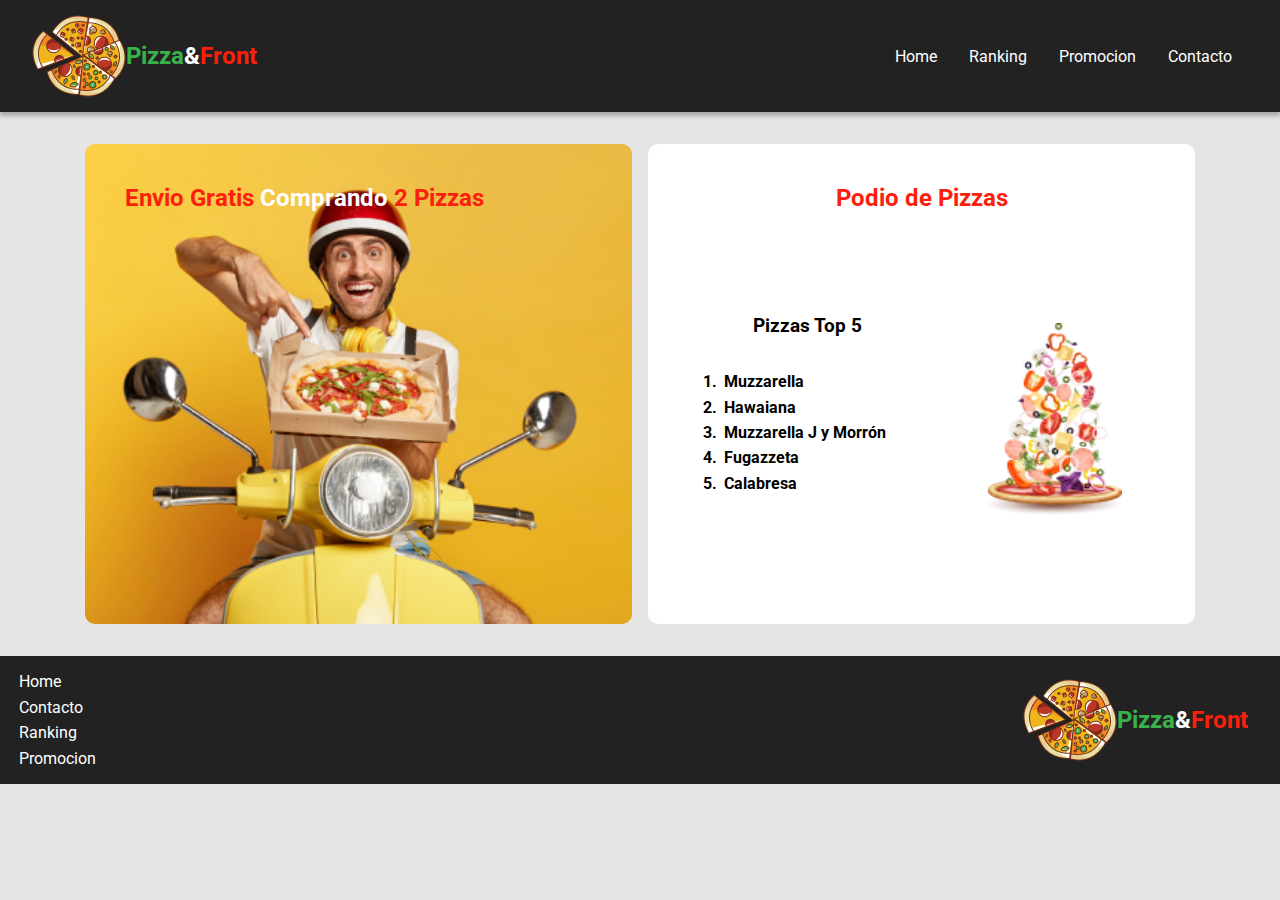
<file: pizza/index.html>
<!DOCTYPE html>
<html lang="es">
  <head>
    <meta charset="UTF-8" />
    <meta http-equiv="X-UA-Compatible" content="IE=edge" />
    <meta name="viewport" content="width=device-width, initial-scale=1.0" />
    <title>Pizza</title>
    <link
      rel="stylesheet"
      href="https://cdnjs.cloudflare.com/ajax/libs/font-awesome/5.15.4/css/all.min.css"
      integrity="sha512-1ycn6IcaQQ40/MKBW2W4Rhis/DbILU74C1vSrLJxCq57o941Ym01SwNsOMqvEBFlcgUa6xLiPY/NS5R+E6ztJQ=="
      crossorigin="anonymous"
      referrerpolicy="no-referrer"
    />
    <link href="css/style.css" rel="stylesheet" />
  </head>
  <body>
    <header>
      <div>
        <a class="logo" href="#">
        <img src="img/VectorPizza.png" alt="Pizza" />
        <h1>
          <span class="verde">Pizza</span><span class="blanco">&</span>Front
        </h1>
        </a>
      </div>
      <nav>
        <ul>
          <li><a href="#">Home</a></li>
          <li><a href="#">Ranking</a></li>
          <li><a href="#">Promocion</a></li>
          <li><a href="#">Contacto</a></li>
        </ul>
      </nav>
    </div>
    <i class="fas fa-bars hamburguesa"></i>
  </div>

    </header>

    <main>
      <section class="Envio">
        <h2>Envio Gratis <span class="blanco">Comprando</span> 2 Pizzas</h2>
      </section>
      <section class="Podio">
        <div class="contenedor-podio">
          <h2>Podio de Pizzas</h2>
          <div class="podio-y-img">
            <div class="lista">
              <h4>Pizzas Top 5</h4>
              <ol>
                <li>Muzzarella</li>
                <li>Hawaiana</li>
                <li>Muzzarella J y Morrón</li>
                <li>Fugazzeta</li>
                <li>Calabresa</li>
              </ol>
            </div>
            <div>
              <img class="ingredientes" src="img/PizzaFalling.png" alt="Ingredientes Pizza" />
            </div>
          </div>
        </div>
      </section>
    </main>

    <footer>
      <ul>
        <li><a href="#">Home</a></li>
        <li><a href="#">Contacto</a></li>
        <li><a href="#">Ranking</a></li>
        <li><a href="#">Promocion</a></li>
      </ul>
      <div>
        <a class="logo" href="#">
              <img src="img/VectorPizza.png" alt="Pizza" />
        <h3>
          <span class="verde">Pizza</span><span class="blanco">&</span>Front
        </h3>
    
        </a>
      </div>
    </footer>
  </body>
</html>
</file>
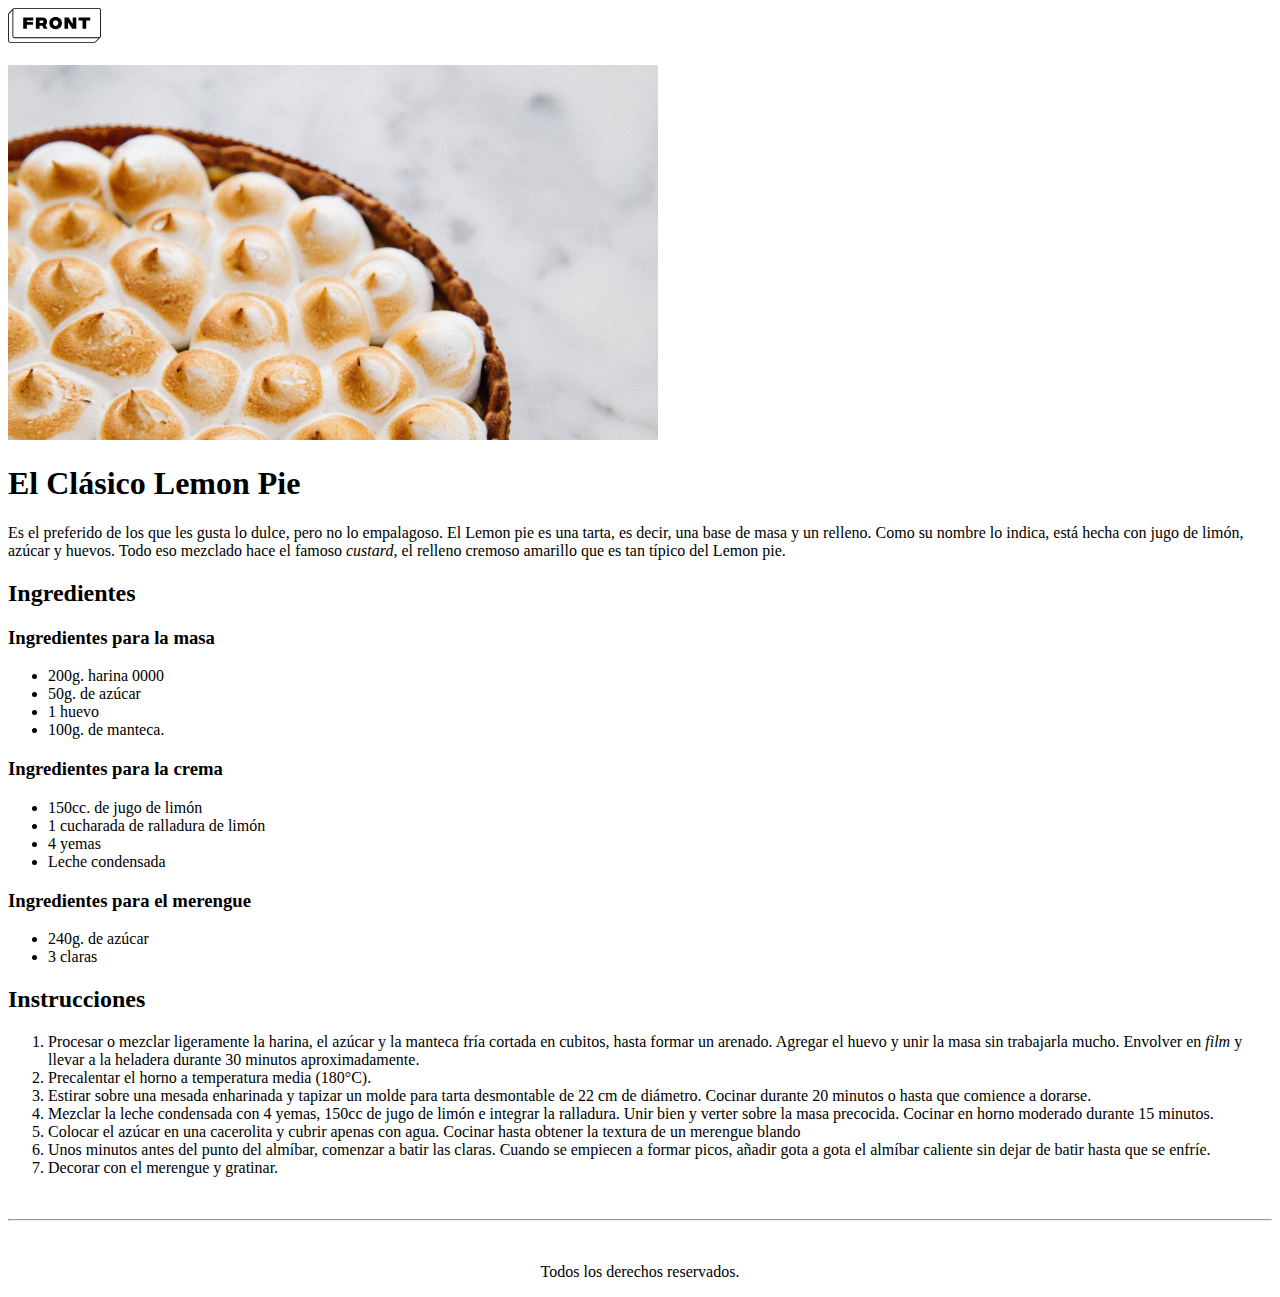
<file: lemonPie.html>
<!DOCTYPE html>
<html lang="en">
  <head>
    <meta charset="UTF-8" />
    <meta http-equiv="X-UA-Compatible" content="IE=edge" />
    <meta name="viewport" content="width=device-width, initial-scale=1.0" />
    <title>Lemon Pie</title>
  </head>

  <body>
    <header>
      <img src="img\logoHeader.svg" alt="logo" />
      <br />
      <br />
      <img src="img\fotoLemonPie.svg" alt="Foto Lemon Pie" />
      <br />
    </header>
    <main>
      <section>
        <h1 align="left">El Clásico Lemon Pie</h1>
        <p>
          Es el preferido de los que les gusta lo dulce, pero no lo empalagoso.
          El Lemon pie es una tarta, es decir, una base de masa y un relleno.
          Como su nombre lo indica, está hecha con jugo de limón, azúcar y
          huevos. Todo eso mezclado hace el famoso <i>custard</i>, el relleno
          cremoso amarillo que es tan típico del Lemon pie.
        </p>
      </section>
      <section>
        <h2>Ingredientes</h2>

        <h3>Ingredientes para la masa</h3>
        <ul>
          <li>200g. harina 0000</li>
          <li>50g. de azúcar</li>
          <li>1 huevo</li>
          <li>100g. de manteca.</li>
        </ul>

        <h3>Ingredientes para la crema</h3>
        <ul>
          <li>150cc. de jugo de limón</li>
          <li>1 cucharada de ralladura de limón</li>
          <li>4 yemas</li>
          <li>Leche condensada</li>
        </ul>

        <h3>Ingredientes para el merengue</h3>
        <ul>
          <li>240g. de azúcar</li>
          <li>3 claras</li>
        </ul>
      </section>
      <section>
        <h2>Instrucciones</h2>
        <ol>
          <li>
            Procesar o mezclar ligeramente la harina, el azúcar y la manteca
            fría cortada en cubitos, hasta formar un arenado. Agregar el huevo y
            unir la masa sin trabajarla mucho. Envolver en <i>film</i> y llevar
            a la heladera durante 30 minutos aproximadamente.
          </li>
          <li>Precalentar el horno a temperatura media (180°C).</li>
          <li>
            Estirar sobre una mesada enharinada y tapizar un molde para tarta
            desmontable de 22 cm de diámetro. Cocinar durante 20 minutos o hasta
            que comience a dorarse.
          </li>
          <li>
            Mezclar la leche condensada con 4 yemas, 150cc de jugo de limón e
            integrar la ralladura. Unir bien y verter sobre la masa precocida.
            Cocinar en horno moderado durante 15 minutos.
          </li>
          <li>
            Colocar el azúcar en una cacerolita y cubrir apenas con agua.
            Cocinar hasta obtener la textura de un merengue blando
          </li>
          <li>
            Unos minutos antes del punto del almíbar, comenzar a batir las
            claras. Cuando se empiecen a formar picos, añadir gota a gota el
            almíbar caliente sin dejar de batir hasta que se enfríe.
          </li>
          <li>Decorar con el merengue y gratinar.</li>
        </ol>
      </section>
      <br />
      <hr />
      <br />
    </main>
    <footer>
      <p align="center">Todos los derechos reservados.</p>
    </footer>
  </body>
</html>
</file>
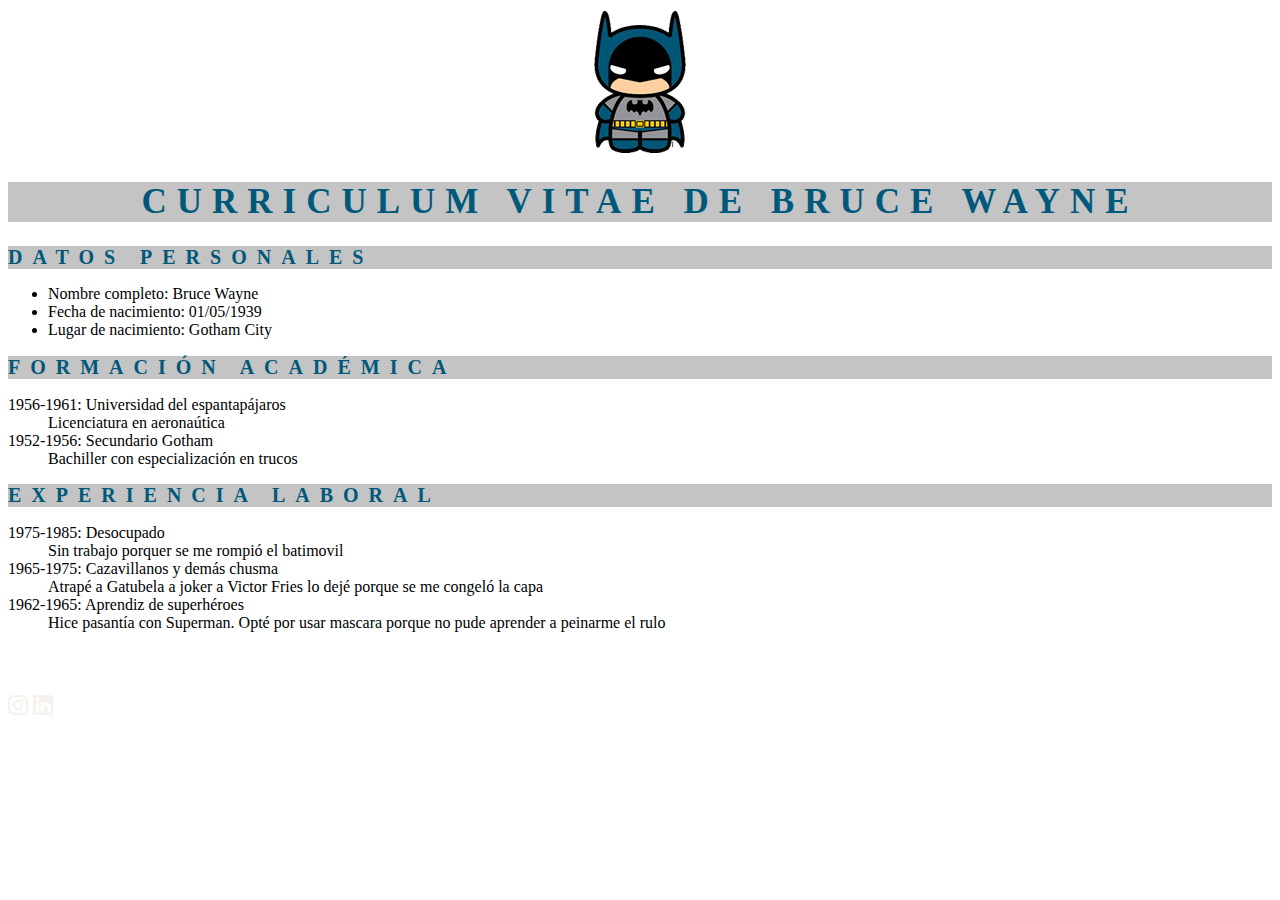
<file: cdDeBatman/cvDeBatman.html>
<!DOCTYPE html>
<html lang="es">
  <head>
    <meta charset="UTF-8" />
    <meta http-equiv="X-UA-Compatible" content="IE=edge" />
    <meta name="viewport" content="width=device-width, initial-scale=1.0" />
    <link href="css/styles.css" rel="stylesheet" />
    <title>CVdeBatman</title>
  </head>
  <body>
    <header>
      <div>
        <img src="img/logo batman.svg" alt="batman" />
      </div>
      <div>
        <h1>CURRICULUM VITAE DE BRUCE WAYNE</h1>
      </div>
    </header>

    <main>
      <div>
        <section>
          <h2>DATOS PERSONALES</h2>
          <ul>
            <li>Nombre completo: Bruce Wayne</li>
            <li>Fecha de nacimiento: 01/05/1939</li>
            <li>Lugar de nacimiento: Gotham City</li>
          </ul>
        </section>
        <section>
          <h2>FORMACIÓN ACADÉMICA</h2>
          <dl>
            <dt>1956-1961: Universidad del espantapájaros</dt>
            <dd>Licenciatura en aeronaútica</dd>
            <dt>1952-1956: Secundario Gotham</dt>
            <dd>Bachiller con especialización en trucos</dd>
          </dl>
        </section>
        <section>
          <h2>EXPERIENCIA LABORAL</h2>
          <dl>
            <dt>1975-1985: Desocupado</dt>
            <dd>Sin trabajo porquer se me rompió el batimovil</dd>
            <dt>1965-1975: Cazavillanos y demás chusma</dt>
            <dd>
              Atrapé a Gatubela a joker a Victor Fries lo dejé porque se me
              congeló la capa
            </dd>
            <dt>1962-1965: Aprendiz de superhéroes</dt>
            <dd>
              Hice pasantía con Superman. Opté por usar mascara porque no pude
              aprender a peinarme el rulo
            </dd>
          </dl>
        </section>
      </div>
    </main>
    <footer>
      <p>0810 - BATMAN</p>
      <img src="img/ico_instagram.svg" alt="instag">
      <img src="img/ico_linkedin.svg" alt="linkedin">
     </footer>
  </body>
</html>
</file>
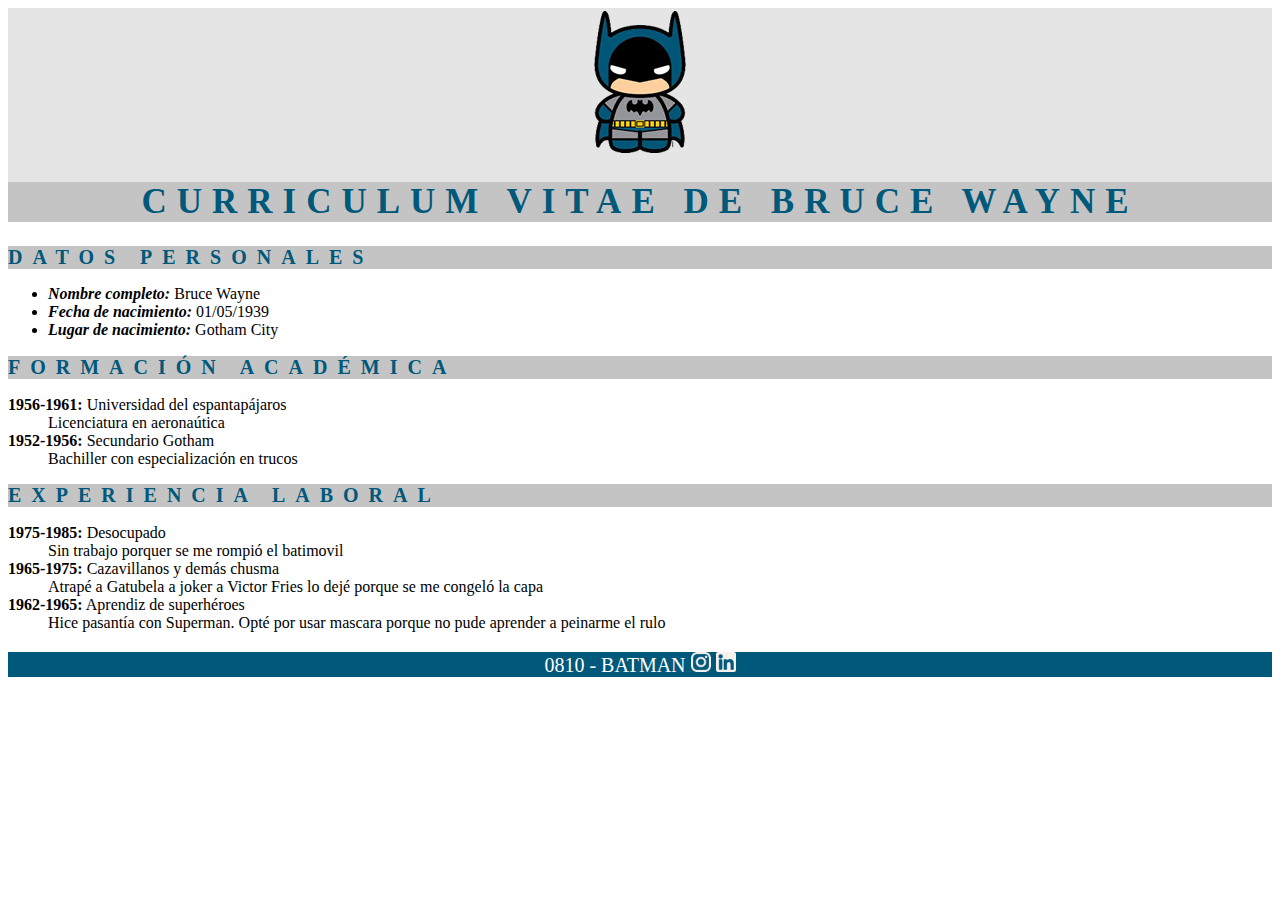
<file: cvDeBatman/cvDeBatman.html>
<!DOCTYPE html>
<html lang="es">
  <head>
    <meta charset="UTF-8" />
    <meta http-equiv="X-UA-Compatible" content="IE=edge" />
    <meta name="viewport" content="width=device-width, initial-scale=1.0" />
    <link href="css/styles.css" rel="stylesheet" />
    <title>CVdeBatman</title>
  </head>
  <body>
    <header>
      <div>
        <img src="img/logo batman.svg" alt="batman" />
      </div>
      <div>
        <h1>CURRICULUM VITAE DE BRUCE WAYNE</h1>
      </div>
    </header>
    <main>
      <div>
        <section>
          <h2>DATOS PERSONALES</h2>
          <ul>
            <li><span class= "NegritaCursiva">Nombre completo:</span> Bruce Wayne</li>
            <li><span class= "NegritaCursiva">Fecha de nacimiento:</span> 01/05/1939</li>
            <li><span class= "NegritaCursiva">Lugar de nacimiento:</span> Gotham City</li>
          </ul>
        </section>
        <section>
          <h2>FORMACIÓN ACADÉMICA</h2>
          <dl>
            <dt><span class="negrita">1956-1961:</span> Universidad del espantapájaros</dt>
            <dd>Licenciatura en aeronaútica</dd>
            <dt><span class="negrita">1952-1956:</span> Secundario Gotham</dt>
            <dd>Bachiller con especialización en trucos</dd>
          </dl>
        </section>
        <section>
          <h2>EXPERIENCIA LABORAL</h2>
          <dl>
            <dt><span class="negrita">1975-1985:</span> Desocupado</dt>
            <dd>Sin trabajo porquer se me rompió el batimovil</dd>
            <dt><span class="negrita">1965-1975:</span> Cazavillanos y demás chusma</dt>
            <dd>
              Atrapé a Gatubela a joker a Victor Fries lo dejé porque se me
              congeló la capa
            </dd>
            <dt><span class="negrita">1962-1965:</span> Aprendiz de superhéroes</dt>
            <dd>
              Hice pasantía con Superman. Opté por usar mascara porque no pude
              aprender a peinarme el rulo
            </dd>
          </dl>
        </section>
      </div>
    </main>
    <footer>
      <p>
        0810 - BATMAN   <img src="img/ico_instagram.svg" alt="instag" />   <img src="img/ico_linkedin.svg" alt="linkedin" />
      </p>
    </footer>
  </body>
</html>
</file>
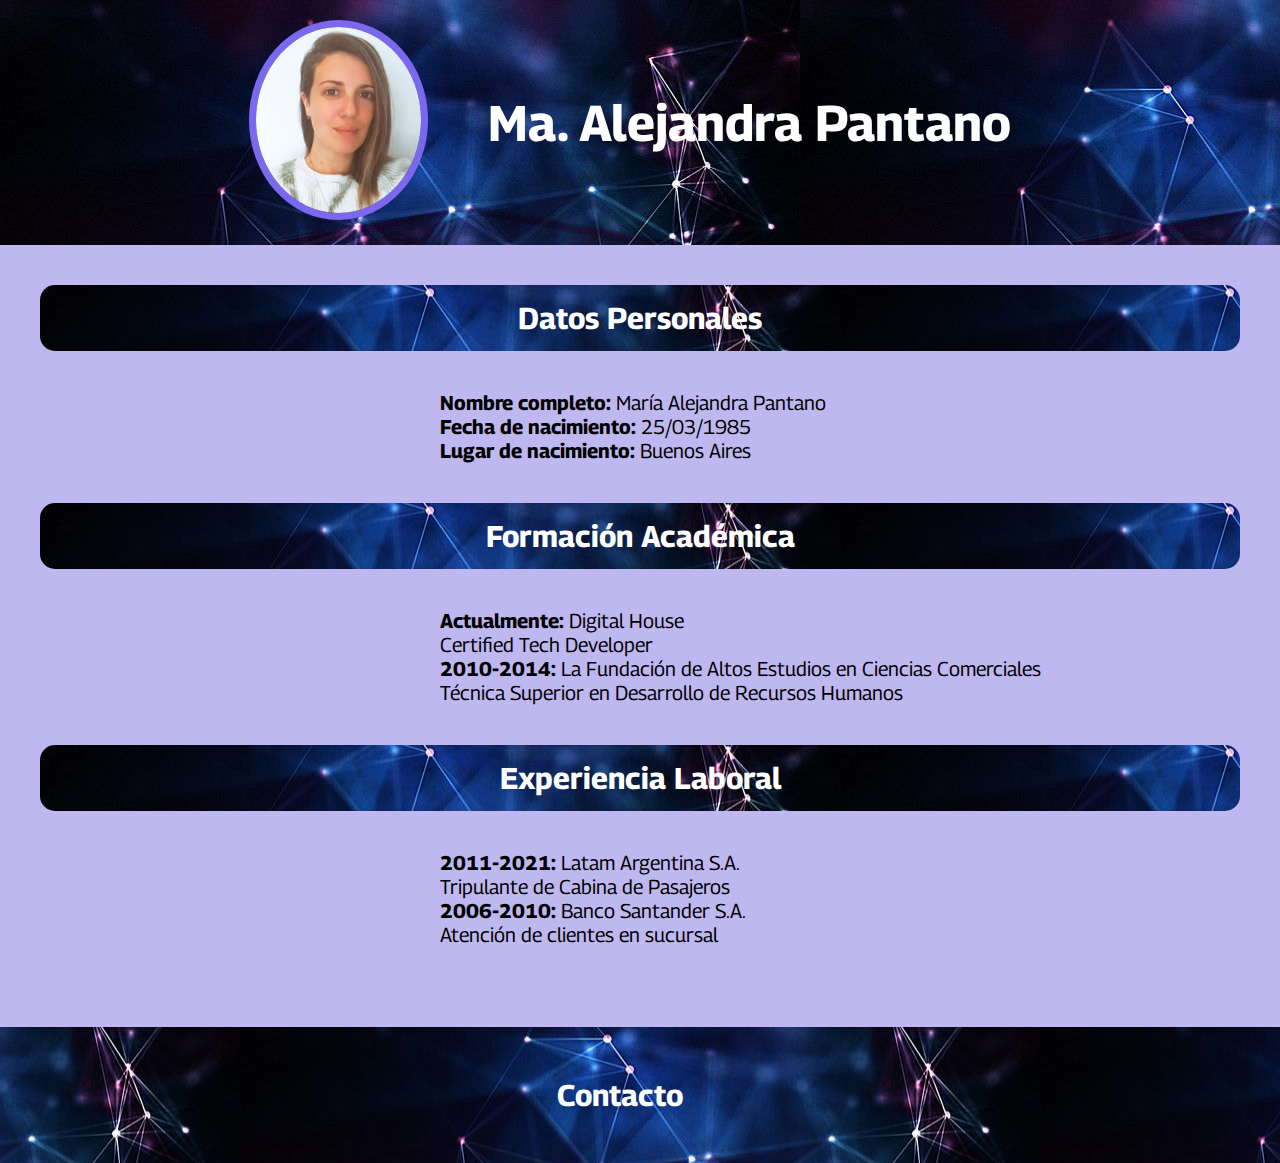
<file: cvMAlejandraPantano/cvMAlejandraPantano.html>
<!DOCTYPE html>
<html lang="es">
  <head>
    <meta charset="UTF-8" />
    <meta http-equiv="X-UA-Compatible" content="IE=edge" />
    <meta name="viewport" content="width=device-width, initial-scale=1.0" />
    <title>CV M. Alejandra Pantano</title>
    <link
      rel="stylesheet"
      href="https://cdnjs.cloudflare.com/ajax/libs/font-awesome/5.15.3/css/all.min.css"
      integrity="sha512-iBBXm8fW90+nuLcSKlbmrPcLa0OT92xO1BIsZ+ywDWZCvqsWgccV3gFoRBv0z+8dLJgyAHIhR35VZc2oM/gI1w=="
      crossorigin="anonymous"
      referrerpolicy="no-referrer"
    />
    <link href="css/styles.css" rel="stylesheet" />
  </head>

  <body>
    <header>
      <div>
        <img class="foto" src="img/fotoAleCV.jpg" alt="fotoCV" />
      </div>

      <div>
        <h1>Ma. Alejandra Pantano</h1>
      </div>
    </header>

    <main>
      <div>
        <section>
          <h2>Datos Personales</h2>
          <div class="contenedor">
            <ul>
              <li>
                <span class="negrita">Nombre completo:</span> María Alejandra
                Pantano
              </li>
              <li>
                <span class="negrita">Fecha de nacimiento:</span>
                25/03/1985
              </li>
              <li>
                <span class="negrita">Lugar de nacimiento:</span> Buenos Aires
              </li>
            </ul>
          </div>
        </section>
        <section>
          <h2>Formación Académica</h2>
          <div class="contenedor">
            <dl>
              <dt><span class="negrita">Actualmente:</span> Digital House</dt>
              <dd>Certified Tech Developer</dd>
              <dt>
                <span class="negrita">2010-2014:</span> La Fundación de Altos
                Estudios en Ciencias Comerciales
              </dt>
              <dd>Técnica Superior en Desarrollo de Recursos Humanos</dd>
            </dl>
          </div>
        </section>
        <section>
          <h2>Experiencia Laboral</h2>
          <div class="contenedor">
            <dl>
              <dt>
                <span class="negrita">2011-2021:</span> Latam Argentina S.A.
              </dt>
              <dd>Tripulante de Cabina de Pasajeros</dd>
              <dt>
                <span class="negrita">2006-2010:</span> Banco Santander S.A.
              </dt>
              <dd>Atención de clientes en sucursal</dd>
            </dl>
          </div>
        </section>
      </div>
    </main>
    <footer>
      <h3>Contacto</h3>
      <div>
        <a href="http://linkedin.com/in/alejandra-pantano" target="_blank">
          <i class="fab fa-linkedin"></i
        ></a>
        <a href="http://github.com/mapantano" target="_blank">
          <i class="fab fa-github-square"></i
        ></a>
      </div>
    </footer>
  </body>
</html>
</file>
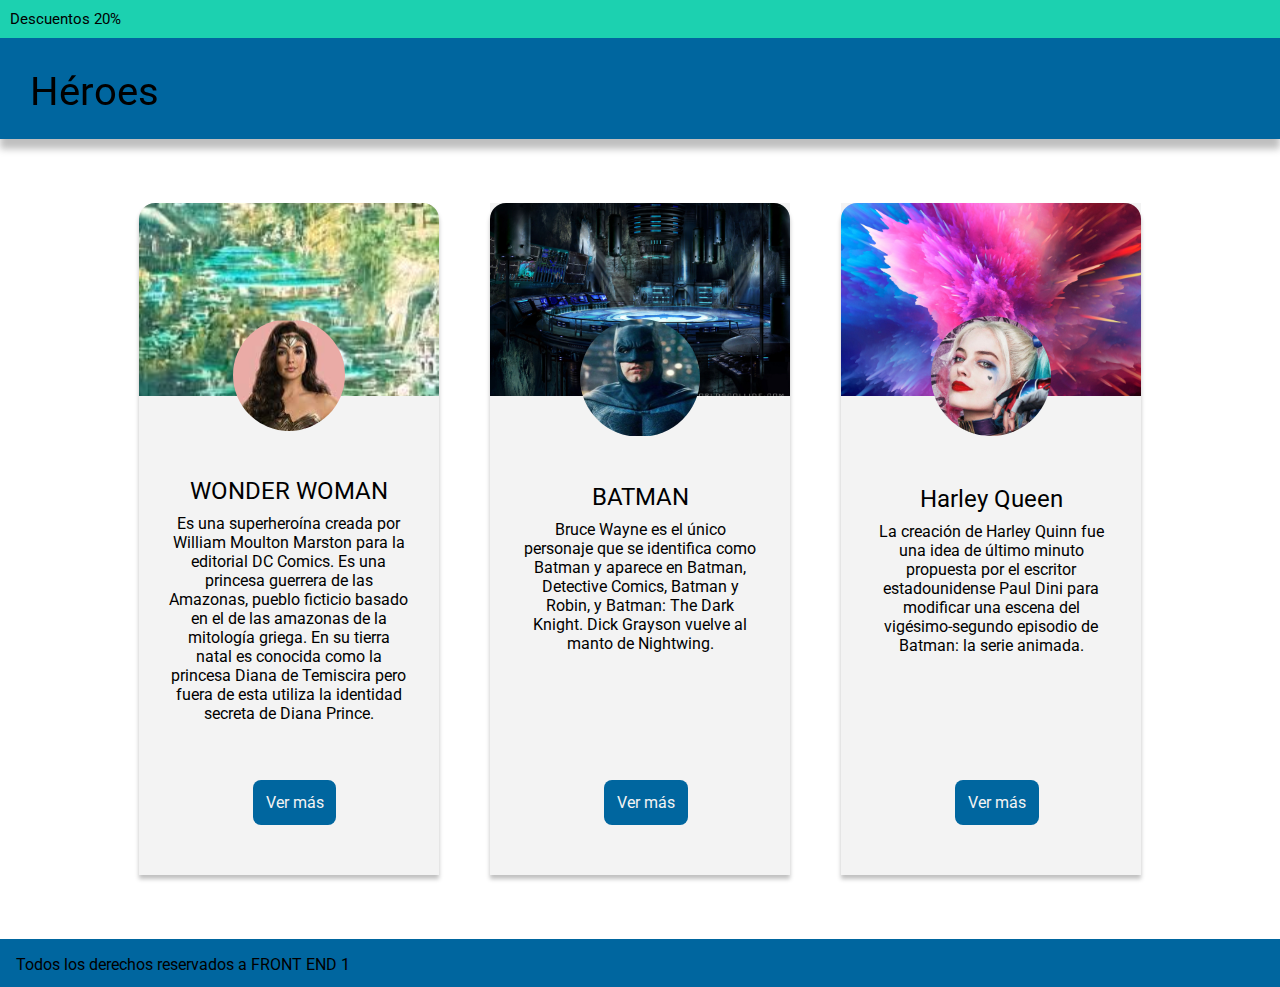
<file: Heroes/heroes.html>
<!DOCTYPE html>
<html lang="es">
  <head>
    <meta charset="UTF-8" />
    <meta http-equiv="X-UA-Compatible" content="IE=edge" />
    <meta name="viewport" content="width=device-width, initial-scale=1.0" />
    <title>Heroes</title>
    <link
      rel="stylesheet"
      href="https://cdnjs.cloudflare.com/ajax/libs/font-awesome/5.15.3/css/all.min.css"
      integrity="sha512-iBBXm8fW90+nuLcSKlbmrPcLa0OT92xO1BIsZ+ywDWZCvqsWgccV3gFoRBv0z+8dLJgyAHIhR35VZc2oM/gI1w=="
      crossorigin="anonymous"
      referrerpolicy="no-referrer"
    />
    <link rel="stylesheet" href="css/styles.css" />
  </head>

  <body>
    <div class="descuentos">
      <p>Descuentos 20%</p>
    </div>

    <header>
      <h1>Héroes</h1>
    </header>

    <main>
      <div class="card">
        <div class="card-img wonderW">
          <i class="fas fa-heart"></i>
        </div>
        <div class="card-text">
          <img class="wonderWoman" src="img/wonderWo.svg" alt="Wonder Woman" />
          <h2>WONDER WOMAN</h2>
          <p>
            Es una superheroína creada por William Moulton Marston para la
            editorial DC Comics. Es una princesa guerrera de las Amazonas,
            pueblo ficticio basado en el de las amazonas de la mitología griega.
            En su tierra natal es conocida como la princesa Diana de Temiscira
            pero fuera de esta utiliza la identidad secreta de Diana Prince.
          </p>
        </div>
        <div>
          <a href="#" class="bottom">Ver más</a>
        </div>
      </div>

      <div class="card">
        <div class="card-img Batman">
          <i class="fas fa-heart"></i>
        </div>

        <div class="card-text">
          <img class="batman" src="img/batman.svg" alt="batman" />
          <h2>BATMAN</h2>
          <p>
            Bruce Wayne es el único personaje que se identifica como Batman y
            aparece en Batman, Detective Comics, Batman y Robin, y Batman: The
            Dark Knight. Dick Grayson vuelve al manto de Nightwing.
          </p>
        </div>

        <div>
          <a href="#" class="bottom">Ver más</a>
        </div>
      </div>

      <div class="card">
        <div class="card-img chik">
          <i class="fas fa-heart"></i>
        </div>

        <div class="card-text">
          <img class="harley" src="img/chikNew.jpg" alt="Harley Queen" />
          <h2>Harley Queen</h2>
          <p>
            La creación de Harley Quinn fue una idea de último minuto propuesta
            por el escritor estadounidense Paul Dini para modificar una escena
            del vigésimo-segundo episodio de Batman: la serie animada.
          </p>
        </div>

        <div>
          <a href="#" class="bottom">Ver más</a>
        </div>
      </div>
    </main>

    <footer>Todos los derechos reservados a FRONT END 1</footer>
  </body>
</html>
</file>
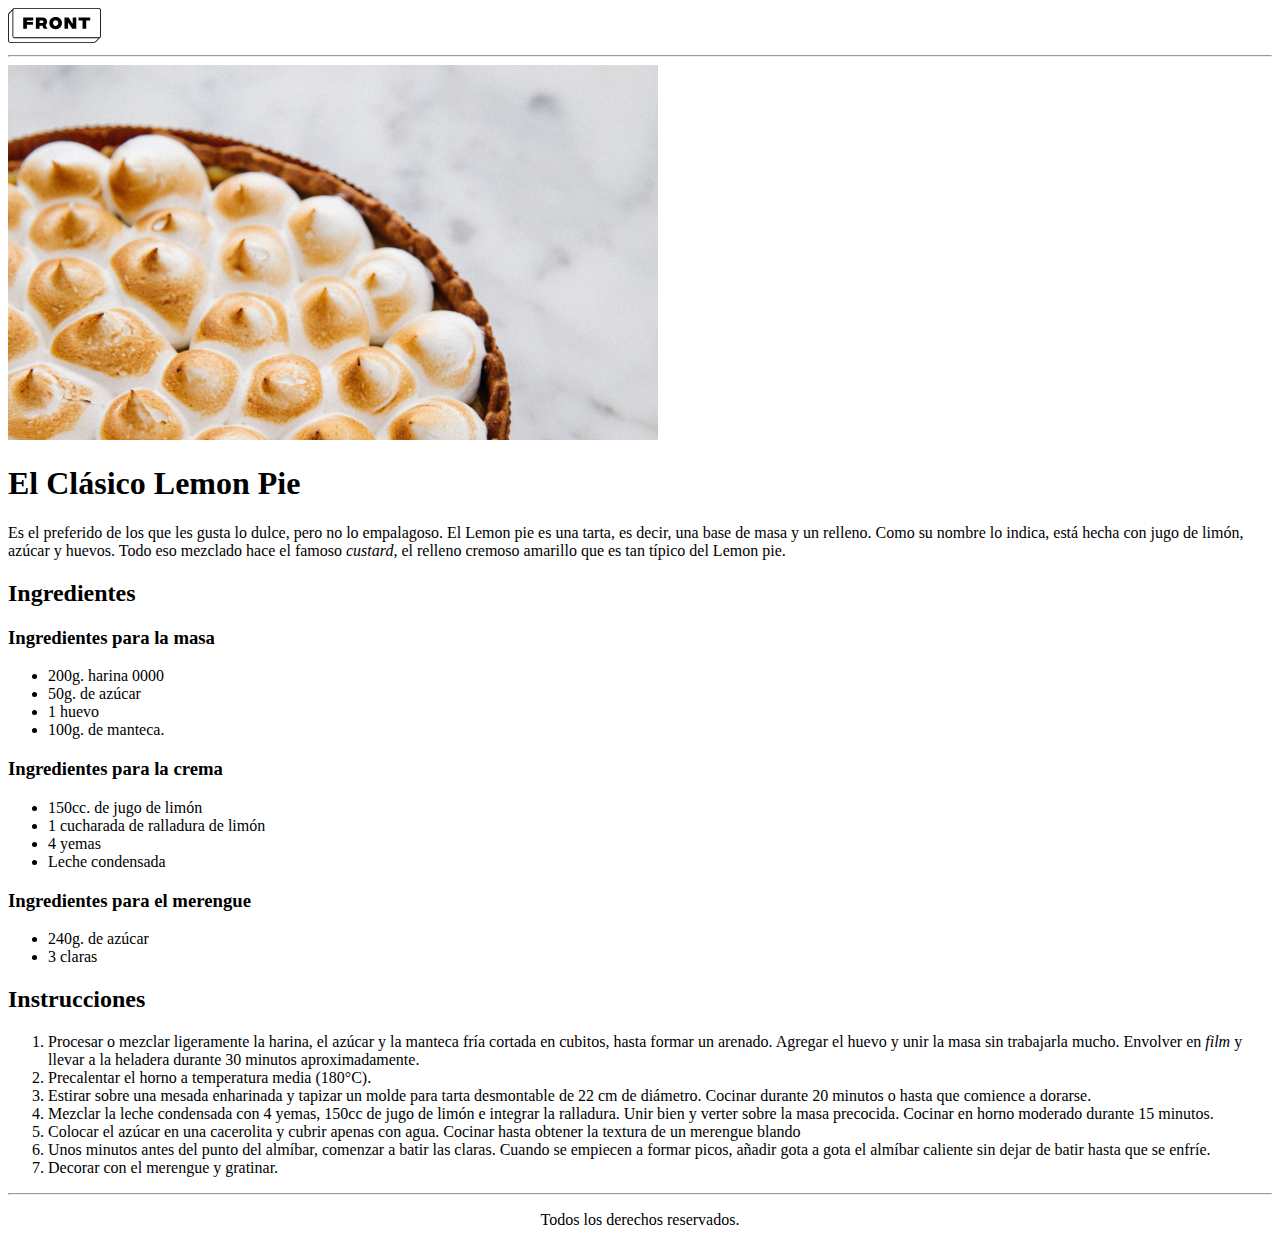
<file: LemonPie/lemonPie.html>
<!DOCTYPE html>
<html lang="es">
  <head>
    <meta charset="UTF-8" />
    <meta http-equiv="X-UA-Compatible" content="IE=edge" />
    <meta name="viewport" content="width=device-width, initial-scale=1.0" />
    <title>Lemon Pie</title>
  </head>

  <body>
    <header>
      <img src="img\logoHeader.svg" alt="logo" />
      <hr />
    </header>
    <main>
      <section>
        <img src="img\fotoLemonPie.svg" alt="Foto Lemon Pie" />
        <h1 align="left">El Clásico Lemon Pie</h1>
        <p>
          Es el preferido de los que les gusta lo dulce, pero no lo empalagoso.
          El Lemon pie es una tarta, es decir, una base de masa y un relleno.
          Como su nombre lo indica, está hecha con jugo de limón, azúcar y
          huevos. Todo eso mezclado hace el famoso <i>custard</i>, el relleno
          cremoso amarillo que es tan típico del Lemon pie.
        </p>
      </section>
      <section>
        <h2>Ingredientes</h2>

        <h3>Ingredientes para la masa</h3>
        <ul>
          <li>200g. harina 0000</li>
          <li>50g. de azúcar</li>
          <li>1 huevo</li>
          <li>100g. de manteca.</li>
        </ul>

        <h3>Ingredientes para la crema</h3>
        <ul>
          <li>150cc. de jugo de limón</li>
          <li>1 cucharada de ralladura de limón</li>
          <li>4 yemas</li>
          <li>Leche condensada</li>
        </ul>

        <h3>Ingredientes para el merengue</h3>
        <ul>
          <li>240g. de azúcar</li>
          <li>3 claras</li>
        </ul>
      </section>
      <section>
        <h2>Instrucciones</h2>
        <ol>
          <li>
            Procesar o mezclar ligeramente la harina, el azúcar y la manteca
            fría cortada en cubitos, hasta formar un arenado. Agregar el huevo y
            unir la masa sin trabajarla mucho. Envolver en <i>film</i> y llevar
            a la heladera durante 30 minutos aproximadamente.
          </li>
          <li>Precalentar el horno a temperatura media (180°C).</li>
          <li>
            Estirar sobre una mesada enharinada y tapizar un molde para tarta
            desmontable de 22 cm de diámetro. Cocinar durante 20 minutos o hasta
            que comience a dorarse.
          </li>
          <li>
            Mezclar la leche condensada con 4 yemas, 150cc de jugo de limón e
            integrar la ralladura. Unir bien y verter sobre la masa precocida.
            Cocinar en horno moderado durante 15 minutos.
          </li>
          <li>
            Colocar el azúcar en una cacerolita y cubrir apenas con agua.
            Cocinar hasta obtener la textura de un merengue blando
          </li>
          <li>
            Unos minutos antes del punto del almíbar, comenzar a batir las
            claras. Cuando se empiecen a formar picos, añadir gota a gota el
            almíbar caliente sin dejar de batir hasta que se enfríe.
          </li>
          <li>Decorar con el merengue y gratinar.</li>
        </ol>
      </section>
    </main>
    <footer>
      <hr>
      <p align="center">Todos los derechos reservados.</p>
    </footer>
  </body>
</html>
</file>
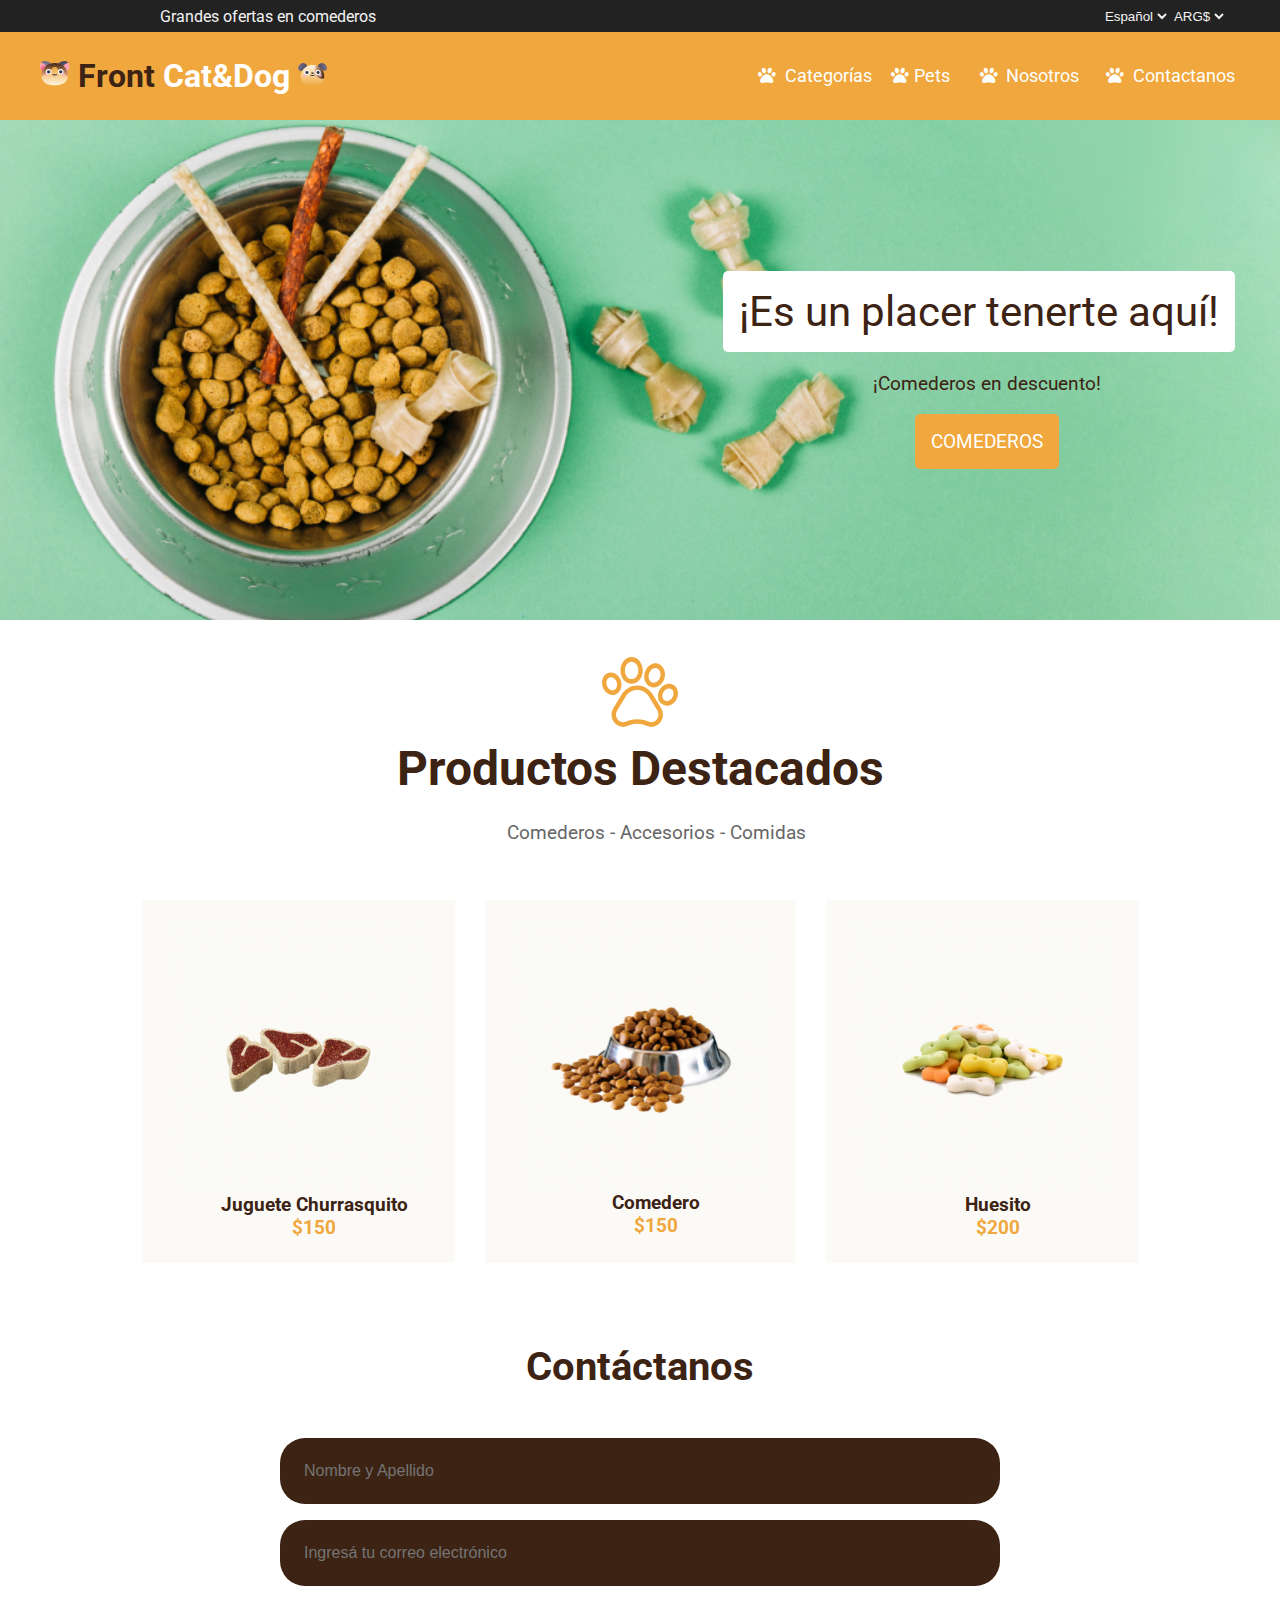
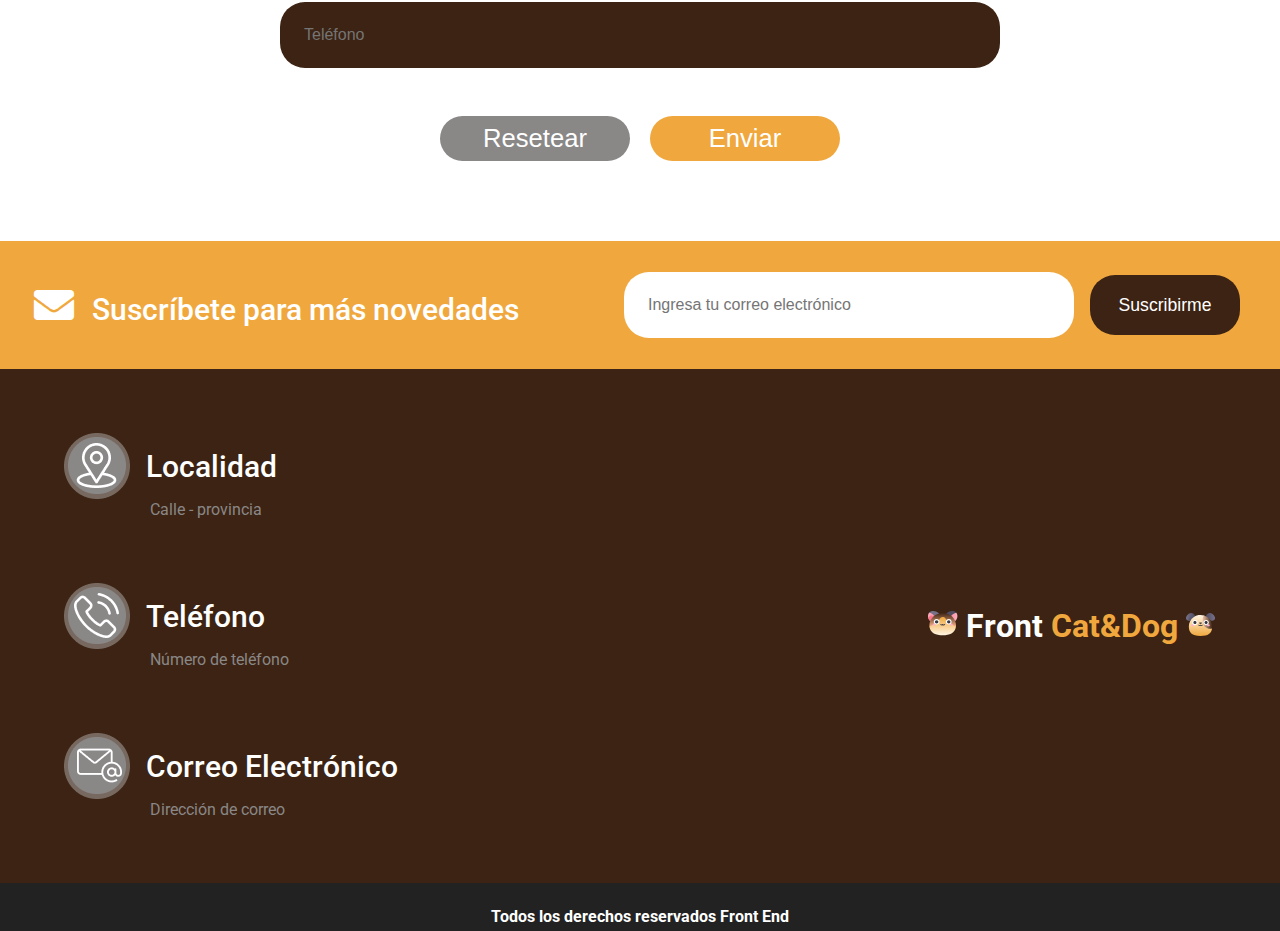
<file: petShop/petShop.html>
<!DOCTYPE html>
<html lang="es">
  <head>
    <meta charset="UTF-8" />
    <meta name="viewport" content="width=device-width, initial-scale=1.0" />
    <title>Pet Shop</title>
    <link
      rel="stylesheet"
      href="https://cdnjs.cloudflare.com/ajax/libs/font-awesome/5.15.4/css/all.min.css"
      integrity="sha512-1ycn6IcaQQ40/MKBW2W4Rhis/DbILU74C1vSrLJxCq57o941Ym01SwNsOMqvEBFlcgUa6xLiPY/NS5R+E6ztJQ=="
      crossorigin="anonymous"
      referrerpolicy="no-referrer"
    />
    <link href="css/style.css" rel="stylesheet" />
  </head>

  <body>
    <header>
      <div class="ofertas-idioma">
        <div>
          <p>Grandes ofertas en comederos</p>
        </div>
        <div class="idioma">
          <select>
            <option value="Español">Español</option>
            <option value="English">English</option>
          </select>
          <select>
            <option value="ARG$">ARG$</option>
            <option value="USD">USD</option>
          </select>
        </div>
      </div>
      <div class="header-amarillo">
        <div class="logo-nav">
          <a href="#">
            <h1>
              <img class="img-h1" src="img/Cat.svg" alt="Gato" /> Front
              <span> Cat&Dog </span>
              <img class="img-h1" src="img/Dog.svg" alt="Perro" />
            </h1>
          </a>
        </div>
        <div class="nav">
          <nav>
            <ul>
              <a href="#"
                ><li><p>Categorías</p></li></a
              >

              <a href="#"
                ><li><p>Pets</p></li></a
              >

              <a href="#"
                ><li><p>Nosotros</p></li></a
              >

              <a href="#"
                ><li><p>Contactanos</p></li></a
              >
            </ul>
          </nav>
        </div>
        <i class="fas fa-bars hamburguesa"></i>
      </div>
    </header>

    <main>
      <section class="banner">
        <div class="texto-banner">
          <p class="texto-fondo-blanco">¡Es un placer tenerte aquí!</p>
          <p class="segunda-linea">¡Comederos en descuento!</p>
          <a href="comederos"><p class="boton">COMEDEROS</p></a>
        </div>
      </section>
      <section class="productos-destacados">
        <img class="patita" src="img/pawprint 1.svg" alt="patita" />
        <h2>Productos Destacados</h2>
        <p class="epigrafe">Comederos - Accesorios - Comidas</p>
        <div class="productos">
          <div class="producto-x">
            <img src="img/churrasquito.svg" alt="churrasquito" />
            <p>Juguete Churrasquito</p>
            <p class="precio">$150</p>
          </div>
          <div class="producto-x">
            <img src="img/comedero.svg" alt="comedero" />
            <p>Comedero</p>
            <p class="precio">$150</p>
          </div>
          <div class="producto-x">
            <img src="img/Huesito.svg" alt="Huesito" />
            <p>Huesito</p>
            <p class="precio">$200</p>
          </div>
        </div>
      </section>
      <section class="contactanos">
        <h2>Contáctanos</h2>
        <form class="contacto" action="contacto" method="POST">
          <label for="nombre">Nombre y Apelido</label>
          <input
            type="text"
            id="nombre"
            name="nombre y apellido"
            placeholder="Nombre y Apellido"
            required
          />
          <label for="email">Email</label>
          <input
            type="email"
            id="email"
            name="email"
            placeholder="Ingresá tu correo electrónico"
            required
          />
          <label for="telefono">Teléfono</label>
          <input
            type="tel"
            id="telefono"
            name="telefono"
            placeholder="Teléfono"
            required
          />
          <div class="botones">
            <button class="reset" type="reset">Resetear</button>
            <button class="envio" type="submit">Enviar</button>
          </div>
        </form>
      </section>
    </main>
    <footer>
      <div class="footer-amarillo">
        <h2>Suscríbete para más novedades</h2>
        <form class="suscripcion" action="suscripcion" method="POST">
          <input
            class="diferente"
            type="email"
            id="suscripcion"
            name="suscripcion"
            placeholder="Ingresa tu correo electrónico"
          />
          <button class="boton-marron" type="submit">Suscribirme</button>
        </form>
      </div>
      <div class="footer-marron">
        <div class="contenedor-locacion">
          <div class="locacion">
            <div>
              <img src="./img/iconolocation.png" alt="iconoLocacion" />
            </div>
            <div class="locacion-texto">
              <h2>Localidad</h2>
              <p>Calle - provincia</p>
            </div>
          </div>
          <div class="locacion">
            <div>
              <img src="./img/iconotel.png" alt="iconoTel" />
            </div>
            <div class="locacion-texto">
              <h2>Teléfono</h2>
              <p>Número de teléfono</p>
            </div>
          </div>
          <div class="locacion">
            <div>
              <img src="./img/iconoemail.png" alt="iconoemail" />
            </div>
            <div class="locacion-texto">
              <h2>Correo Electrónico</h2>
              <p>Dirección de correo</p>
            </div>
          </div>
        </div>
        <div class="contenedor-logo">
          <h4>
            <img class="img-h1" src="img/Cat.svg" alt="Gato" /> Front
            <span> Cat&Dog </span>
            <img class="img-h1" src="img/Dog.svg" alt="Perro" />
          </h4>
        </div>
      </div>
      <h3>Todos los derechos reservados Front End</h3>
    </footer>
  </body>
</html>
</file>
<file: pizza/css/style.css>
@import url("https://fonts.googleapis.com/css2?family=Roboto:wght@400;700&display=swap");

/* Estilos Generales */

* {
  margin: 0px;
  padding: 0px;
  box-sizing: border-box;
}

a,
a:hover,
a:focus,
a:active {
  text-decoration: none;
  color: inherit;
}

header nav ul {
  list-style-type: none;
  color: white;
  display: flex;
  align-items: center;
  margin-right: 2rem;
}
.hamburguesa {
  display: none;
}

nav ul li a {
  padding: 1rem;
  font-size: 1rem;
}

body {
  font-family: "Roboto", sans-serif;
  background-color: #e5e5e5;
}

header {
  background-color: #222;
  display: flex;
  justify-content: space-between;
  align-items: center;
  height: 7rem;
  box-shadow: 0px 4px 4px rgba(0, 0, 0, 0.25);
}

h1,
h2,
h3 {
  color: #fc200c;
  font-size: 1.5rem;
}
h2 {
  padding: 2.5rem;
}
h4 {
  font-size: 1.2rem;
  padding: 2rem;
}

.logo {
  display: flex;
  align-items: center;
  margin-left: 2rem;
}
.verde {
  color: #39b24a;
}
.blanco {
  color: white;
}
main {
  display: flex;
  margin: 2rem;
  gap: 1rem;
  align-items: center;
  justify-content: center;
  flex-wrap: wrap;
}
.Envio {
  background: darkgrey url("../img/delivery.jpg") no-repeat center;
  background-size: cover;
  border-radius: 10px;
  width: 45%;
  min-width: 25rem;
  height: 30rem;
}
.Podio {
  background-color: white;
  border-radius: 10px;
  width: 45%;
  min-width: 25rem;
  height: 30rem;
}
.contenedor-podio {
  display: flex;
  flex-direction: column;
  justify-content: space-between;
  align-items: center;
  height: 100%;
}
.podio-y-img {
  display: flex;
  justify-content: space-around;
  align-items: center;
  width: 90%;
  position: relative;
  bottom: 8rem;
  font-weight: bold;
}
.ingredientes{
  height: 12rem;
  position: relative;
  top: 2rem;
}
.lista > ol > li,
footer > ul > li {
  padding: 0.2rem;
}
footer {
  background-color: #222;
  color: white;
  height: 8rem;
  display: flex;
  justify-content: space-between;
  align-items: center;
}
footer > ul {
  list-style-type: none;
  margin: 1rem;
}
h3 {
  margin-right: 2rem;
}

@media screen and (max-width: 480px) {
  nav {
    display: none;
  }
  h3 {
    font-size: 1rem;
  }
  .hamburguesa {
    display: unset;
    color: white;
    margin-right: 3rem;
    font-size: 1.5rem;
  }

  .Podio,
  .Envio {
    width: 100%;
    min-width: unset;
  }
  .contenedor-podio {
    margin-left: 1rem;
  }
}
</file>
<file: cdDeBatman/css/styles.css>
header {
  text-align: center;
}

h1,
h2 {
  color: hsl(197, 100%, 24%);
  background-color: hsl(0, 0%, 77%);
  font-family: "Times New Roman", Times, serif;
  letter-spacing: 10px;
}
h1 {
  font-size: 35px;
  text-align: center;
}

h2{
    font-size: 20px;
    text-align: left;
}

footer{
    font-size: 20px;
    font-family: 'Times New Roman', Times, serif;
    color: white;
    background-color: #005677, 100 %;
}
</file>
<file: cvDeBatman/css/styles.css>
header{
  text-align: center;
  background-color: #E5E5E5;
}

h1, h2 {
  color: hsl(197, 100%, 24%);
  background-color: hsl(0, 0%, 77%);
  font-family: "Times New Roman", Times, serif;
  letter-spacing: 10px;
}
h1 {
  font-size: 35px;
  text-align: center;
}

h2{
    font-size: 20px;
    text-align: left;
}

footer{
  font-size: 20px;
  color: white;
  background-color: hsl(197, 100%, 24%);
  text-align: center;
}
.NegritaCursiva {
  font-weight: bold;
  font-style: italic;
}
.negrita{
  font-weight: bold;
}
</file>
<file: cvMAlejandraPantano/css/styles.css>
/*Estilos Generales*/
@import url("https://fonts.googleapis.com/css2?family=Georama&display=swap");

* {
  box-sizing: border-box;
  margin: 0;
  padding: 0;
  max-width: 100%;
  font-size: 20px;
}

body {
  margin: 0;
  font-family: "Georama", sans-serif;
  color: black;
  background: rgb(191, 183, 240);
  display: flex;
  flex-direction: column;
  align-items: center;
  justify-content: center;
}

a {
  text-decoration: none;
}
.foto {
  height: 200px;
}

header {
  color: white;
  display: flex;
  justify-content: center;
  background-image: url("../img/fondo1.jpg");
  background-size: inherit;
  align-items: center;
  width: 100%;
}
.foto {
  border-radius: 100%;
  background-color: mediumslateblue;
  margin: 1rem;
  border: mediumslateblue 0.35rem;
  border-style: solid;
}
h1 {
  font-size: 2.5rem;
  padding: 2rem;
}

h2 {
  color: white;
  font-size: 1.5rem;
  text-align: center;
  padding: 0.75rem;
  background-image: url("../img/fondo1.jpg");
  background-position: left;
  border-radius: 15px;
  width: 60rem;
}
main {
  display: flex;
  flex-direction: column;
  justify-content: space-around;
  margin: 2rem 1rem;
  width: 200%;
  align-items: center;
}
.contenedor {
  margin-left: 30%;
}

ul,
dl {
  display: flex;
  flex-direction: column;
  text-decoration: none;
  list-style: none;
  padding: 2rem;
}
.negrita {
  font-weight: bolder;
}
footer {
  background-image: url("../img/fondo1.jpg");
  background-position: center;
  background-size: inherit;
  color: white;
  display: flex;
  align-items: center;
  justify-content: center;
  padding: 1.5rem;
  font-size: 2rem;
  font-weight: bold;
  width: 100%;
}
h3 {
  font-size: 1.5rem;
  padding: 1rem;
}
i {
  color: rgb(135, 116, 245);
  padding: 0.5rem;
  font-size: 2.5rem;
}

/* Responsive */

@media screen and (max-width: 768px) {
}

@media screen and (max-width: 480px) {
  header {
    flex-direction: column;
    align-items: center;
    justify-content: center;
    background-position: top;
    text-align: center;
  }
  .foto {
    height: 10rem;
  }
  h1 {
    padding: 1rem;
    font-size: 2rem;
  }
  h2 {
    font-size: 1.1rem;
  }
  .contenedor {
    margin-left: 0px;
  }
}
</file>
<file: Heroes/css/styles.css>
/* Estilos Generales */

@import url("https://fonts.googleapis.com/css2?family=Roboto:wght@500&display=swap");

* {
  box-sizing: border-box;
  margin: 0;
  padding: 0;
}

body {
  font-family: "Roboto", sans-serif;
  font-size: 16px;
}

a {
  text-decoration: none;
}

/* Header */

.descuentos {
  font-size: 15px;
  background-color: #1cd1b0;
  height: 38px;
  padding: 10px;
}

header {
  background-color: #00669f;
  box-shadow: 0px 10px 7px rgba(0, 0, 0, 0.25);
  height: 101px;
  padding: 30px;
  position: sticky;
  top: 0;
  width: 100%;
  z-index: 999;
}

h1 {
  font-size: 40px;
  font-weight: inherit;
}

/* Main */

main {
  display: flex;
  flex-wrap: wrap;
  justify-content: center;
}

.card-text {
  text-align: center;
  margin-left: 10%;
  margin-right: 10%;
  position: relative;
  top: -2.8rem;
  align-self: center;
}

h2 {
  font-weight: normal;
  padding: 0.6rem;
}

.card-img.Batman {
  background: #f3f3f3 url("../img/tecno.svg") no-repeat center;
  height: 193px;
}

.card-img.chik {
  background: #f3f3f3 url("../img/bomba.svg") no-repeat;
  height: 193px;
}

.card-img.wonderW {
  background: #f3f3f3 url("../img/fondoWw.svg") no-repeat left;
  height: 193px;
  border-radius: 16px 16px 0px 0px;
}

.card {
  background-color: #f3f3f3;
  border-radius: 16px 16px 0px 0px;
  box-shadow: 0px 4px 4px rgba(0, 0, 0, 0.25);
  width: 300px;
  height: 42rem;
  margin: 5% 2% 5% 2%;
  position: relative;
}

.fa-heart {
  color: #cc2424;
  position: absolute;
  left: 0.2rem;
  margin: 10px;
  font-size: 26px;
}

.batman {
  border-radius: 50%;
  position: relative;
  bottom: 2rem;
}
.wonderWoman {
  border-radius: 50%;
  height: 7rem;
  position: relative;
  bottom: 2rem;
}
.harley {
  border-radius: 50%;
  height: 7.5rem;
  position: relative;
  bottom: 2.2rem;
}

.bottom {
  display: inline-block;
  padding: 0.8rem;
  color: #f3f3f3;
  background: #00669f;
  border-radius: 8px;
  position: absolute;
  bottom: 3%;
  left: 38%;
  margin-bottom: 10%;
}
.bottom:hover {
  font-weight: bolder;
  background: #cc2424;
}

footer {
  background-color: #00669f;
  display: inline-block;
  width: 100%;
  height: 3rem;
  padding: 1rem;
  align-items: center;
}

@media screen and (max-width: 480px) {
  main {
    display: flex;
    flex-direction: column;
    flex-wrap: wrap;
    align-items: center;
    justify-content: space-around;
    margin-top: 0;
    margin-bottom: 0;
  }

  .card {
    max-width: content;
  }
}
</file>
<file: petShop/css/style.css>
@import url("https://fonts.googleapis.com/css2?family=Roboto&display=swap");

/* Estilos Generales */

* {
  margin: 0px;
  padding: 0px;
  box-sizing: border-box;
}

a {
  text-decoration: none;
  color: inherit;
}

p {
  margin-left: 2rem;
}

body {
  font-family: "Roboto", sans-serif;
  min-width: 100%;
}

/* Estilos header */

.hamburguesa {
  display: none;
}

.ofertas-idioma {
  background-color: #222222;
  display: flex;
  color: #f3f3f3;
  justify-content: space-between;
  align-items: center;
  height: 2rem;
  padding-left: 10%;
  padding-right: 2%;
  font-size: 1rem;
}

.idioma {
  display: flex;
  padding: 5px;
  align-items: center;
  margin-right: 2%;
}
select {
  background-color: transparent;
  color: #f3f3f3;
  border: none;
  outline: none;
}

.header-amarillo {
  background-color: #f0a83e;
  height: 5.5rem;
  display: flex;
  justify-content: space-between;
  align-items: center;
}

H1 {
  color: #3c2313;
  margin-left: 2.5rem;
  font-size: 2rem;
}
span {
  color: #ffff;
}
.img-h1 {
  width: 30px;
}

.nav {
  margin-right: 5%;
}

ul {
  display: flex;
  list-style-type: none;
  color: #ffffff;
  align-items: center;
  font-size: 1.1rem;
}

nav ul a li p::before {
  font-family: "Font Awesome 5 Free";
  font-weight: 900;
  content: "\f1b0";
  padding: 8%;
}
header {
  min-width: 100%;
}

/* Estilos Main*/

.banner {
  background: darkslategrey
    url("../img/bowl-and-pet-daities-on-green-background\ 1.jpg") no-repeat left;
  background-size: cover;
  height: 500px;
  display: flex;
  justify-content: flex-end;
}

.texto-banner {
  display: flex;
  flex-direction: column;
  align-items: center;
  justify-content: center;
  position: relative;
  right: 30px;
}
.texto-fondo-blanco {
  background-color: #ffffff;
  font-size: 2.6rem;
  color: #3c2313;
  padding: 1rem;
  border-radius: 5px;
  margin-right: 15px;
}

.segunda-linea {
  font-size: 1.2rem;
  color: #3c2313;
  padding: 1.2rem;
}

.boton {
  padding: 1rem;
  background-color: #f0a83e;
  color: #ffffff;
  border-radius: 5px;
  font-size: 1.2rem;
}
.productos-destacados {
  display: flex;
  flex-direction: column;
  justify-content: space-between;
  align-items: center;
}
.patita {
  height: 80px;
  margin-top: 2rem;
}
.productos-destacados h2 {
  color: #3c2313;
  font-size: 3rem;
  font-weight: bold;
  padding: 0.5rem;
}
.epigrafe {
  color: #666666;
  font-size: 1.2rem;
  padding: 1rem;
}
.productos {
  display: flex;
}
.producto-x {
  display: flex;
  flex-direction: column;
  align-items: center;
  color: #3c2313;
  font-size: 1.2rem;
  font-weight: bold;
  background-color: #fbfaf6;
  margin: 40px 15px 80px 15px;
  padding: 1.5rem;
}
.precio {
  color: #f0a83e;
}
.contactanos h2 {
  color: #3c2313;
  font-size: 2.5rem;
}
.contactanos {
  align-items: center;
  display: flex;
  flex-direction: column;
  justify-content: center;
}
.contacto {
  display: flex;
  flex-direction: column;
  margin: 40px;
  align-items: center;
}
input {
  background-color: #3c2313;
  border-radius: 25px;
  padding: 1.5rem;
  width: 150%;
  margin: 0.5rem 0rem 0.5rem;
  font-size: 1rem;
  color: #ffffff;
  border: none;
}
label {
  display: none;
}
.botones {
  display: flex;
  margin: 2.5rem;
  gap: 5%;
}
.reset,
.envio {
  font-size: 1.6rem;
  padding: 8px;
  width: 200px;
  border-radius: 25px;
  color: #ffffff;
  border: none;
}
.reset {
  background-color: #8a8787;
}
.envio {
  background-color: #f0a83e;
}

/* Estilos Footer */

.footer-amarillo {
  display: flex;
  background-color: #f0a83e;
  justify-content: space-between;
  align-items: center;
  height: 8rem;
}
footer h2 {
  color: #ffffff;
  font-size: 1.9rem;
  padding: 1rem;
  font-weight: 500;
  width: 200%;
}

footer .footer-amarillo h2::before {
  font-family: "Font Awesome 5 Free";
  font-weight: 900;
  content: "\f0e0";
  font-size: 2.5rem;
  padding: 3%;
}
.suscripcion {
  display: flex;
  justify-self: left;
  align-items: center;
  gap: 1rem;
  margin-right: 2.5rem;
}
.diferente {
  background-color: #ffffff;
  width: 450px;
  color: #222222;
}
.boton-marron {
  background-color: #3c2313;
  font-size: 1.1rem;
  padding: 10px 5px 10px;
  width: 150px;
  height: 60px;
  border-radius: 25px;
  color: #ffffff;
  border: none;
}

footer > h3 {
  background-color: #222222;
  text-align: center;
  color: white;
  height: 1.5rem;
  font-size: 1rem;
  width: 100%;
  padding: 1.5rem;
}

.footer-marron {
  background-color: #3c2313;
  display: flex;
  justify-content: space-between;
  align-items: center;
}
.contenedor-locacion {
  width: 50%;
}
.locacion {
  display: flex;
  margin: 4rem;
}
.locacion > img {
  padding: 2rem;
  width: 100%;
}
.locacion-texto > p {
  color: #8a8787;
  font-size: 1rem;
  width: 100%;
  margin-left: 20px;
}
h4 {
  font-size: 2rem;
  margin-right: 4rem;
  color: #ffffff;
}
h4 > span {
  color: #f0a83e;
}

/* Estilos Mobile */

@media screen and (max-width: 480px) {
  .ofertas-idioma {
    display: none;
  }
  .header-amarillo{
    height: 8rem;
  }
  .nav {
    display: none;
  }
  .hamburguesa {
    display: flex;
    color: #ffffff;
    margin-right: 4rem;
    font-size: 2.8rem;
  }
  .texto-banner {
    right: 1rem;
  }
  .segunda-linea {
  background-color:#9CD9B0;
  border-radius: 5px;
  margin: 0.8rem;
  }
  .productos {
    align-items: center;
    flex-direction: column;
  }
  .producto-x {
  margin: 1.5rem;
  }
  .contactanos{
    width: 100%;
  }
  .contactanos h2 {
  margin-top: 2rem;
  position: relative;
  top: 2rem;
  }
  .contacto{
    width: 100%;
  }
  input {
    width: 50%;
  }
  .botones {
  width: 60%;
  gap: 1rem;
  }
  .footer-amarillo {
  flex-direction: column;
  justify-content: center;
  align-items: center;
  width: 100%;
  height: 13rem;
  }
  footer h2 {
  width: 100%;
  }
  .diferente {
  width: 25rem;
  margin-left: 2rem;
  }
  .boton-marron{
    width: 11rem;
    height: 4rem;
  }
  .footer-marron {
  flex-direction: column;
  }
  .contenedor-locacion {
  margin-top: 8rem;
  margin-bottom: 0px;
  margin-right: 10rem;
  }
  h4 {
  position: relative;
  bottom: 47rem;
  }
  html {
    font-size: 8px;
  }
}
</file>
